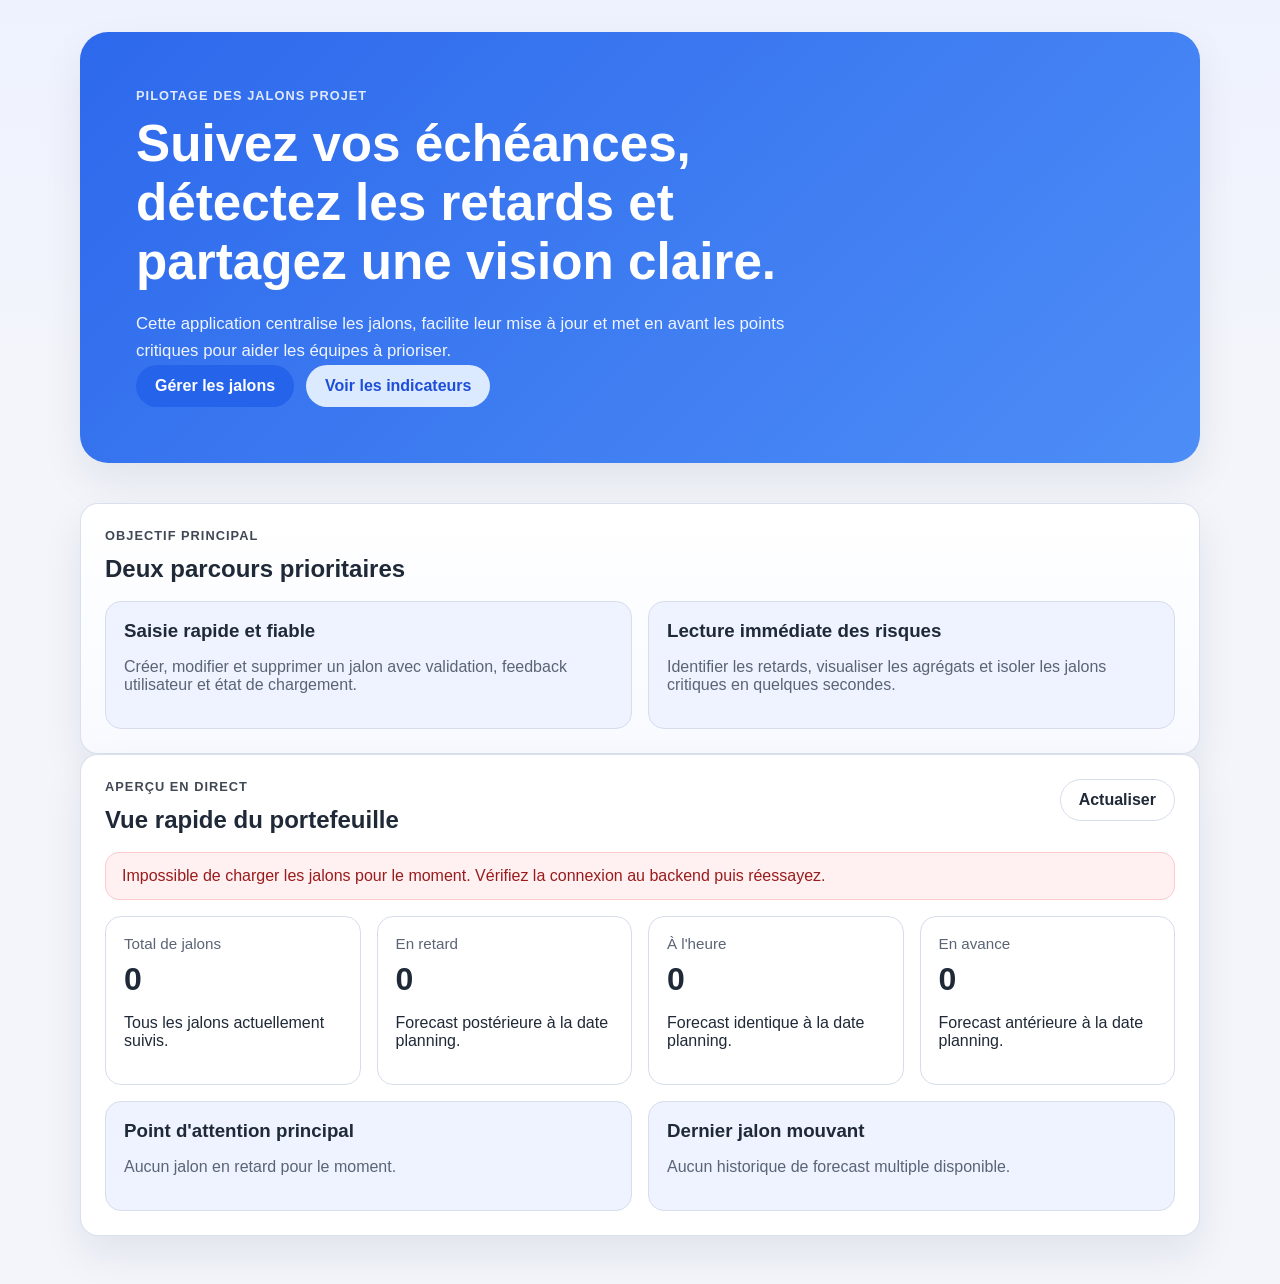
<file: index.html>
<!DOCTYPE html>
<html lang="fr">
<head>
    <meta charset="UTF-8">
    <meta name="viewport" content="width=device-width, initial-scale=1.0">
    <title>Accueil - Suivi des Jalons</title>
    <link rel="stylesheet" href="style.css">
</head>
<body data-page="home">
    <header class="site-header hero-header">
        <div class="hero-shell">
            <p class="eyebrow">Pilotage des jalons projet</p>
            <h1>Suivez vos échéances, détectez les retards et partagez une vision claire.</h1>
            <p class="hero-text">
                Cette application centralise les jalons, facilite leur mise à jour et met en avant les points critiques pour aider les équipes à prioriser.
            </p>
            <div class="hero-actions">
                <a class="button button-primary" href="input.html">Gérer les jalons</a>
                <a class="button button-secondary" href="visualisation.html">Voir les indicateurs</a>
            </div>
        </div>
    </header>

    <main class="page-shell">
        <section class="panel panel-highlight" aria-labelledby="priorities-title">
            <div class="panel-heading">
                <div>
                    <p class="section-kicker">Objectif principal</p>
                    <h2 id="priorities-title">Deux parcours prioritaires</h2>
                </div>
            </div>
            <div class="feature-grid">
                <article class="feature-card">
                    <h3>Saisie rapide et fiable</h3>
                    <p>Créer, modifier et supprimer un jalon avec validation, feedback utilisateur et état de chargement.</p>
                </article>
                <article class="feature-card">
                    <h3>Lecture immédiate des risques</h3>
                    <p>Identifier les retards, visualiser les agrégats et isoler les jalons critiques en quelques secondes.</p>
                </article>
            </div>
        </section>

        <section class="panel" aria-labelledby="overview-title">
            <div class="panel-heading panel-heading-wrap">
                <div>
                    <p class="section-kicker">Aperçu en direct</p>
                    <h2 id="overview-title">Vue rapide du portefeuille</h2>
                </div>
                <button id="refreshOverviewButton" class="button button-ghost" type="button">Actualiser</button>
            </div>
            <div id="globalMessage" class="feedback hidden" role="status" aria-live="polite"></div>
            <div id="homeOverview" class="summary-grid" aria-live="polite"></div>
            <div id="homeHighlights" class="insight-grid"></div>
        </section>
    </main>

    <script src="script.js"></script>
</body>
</html>
</file>
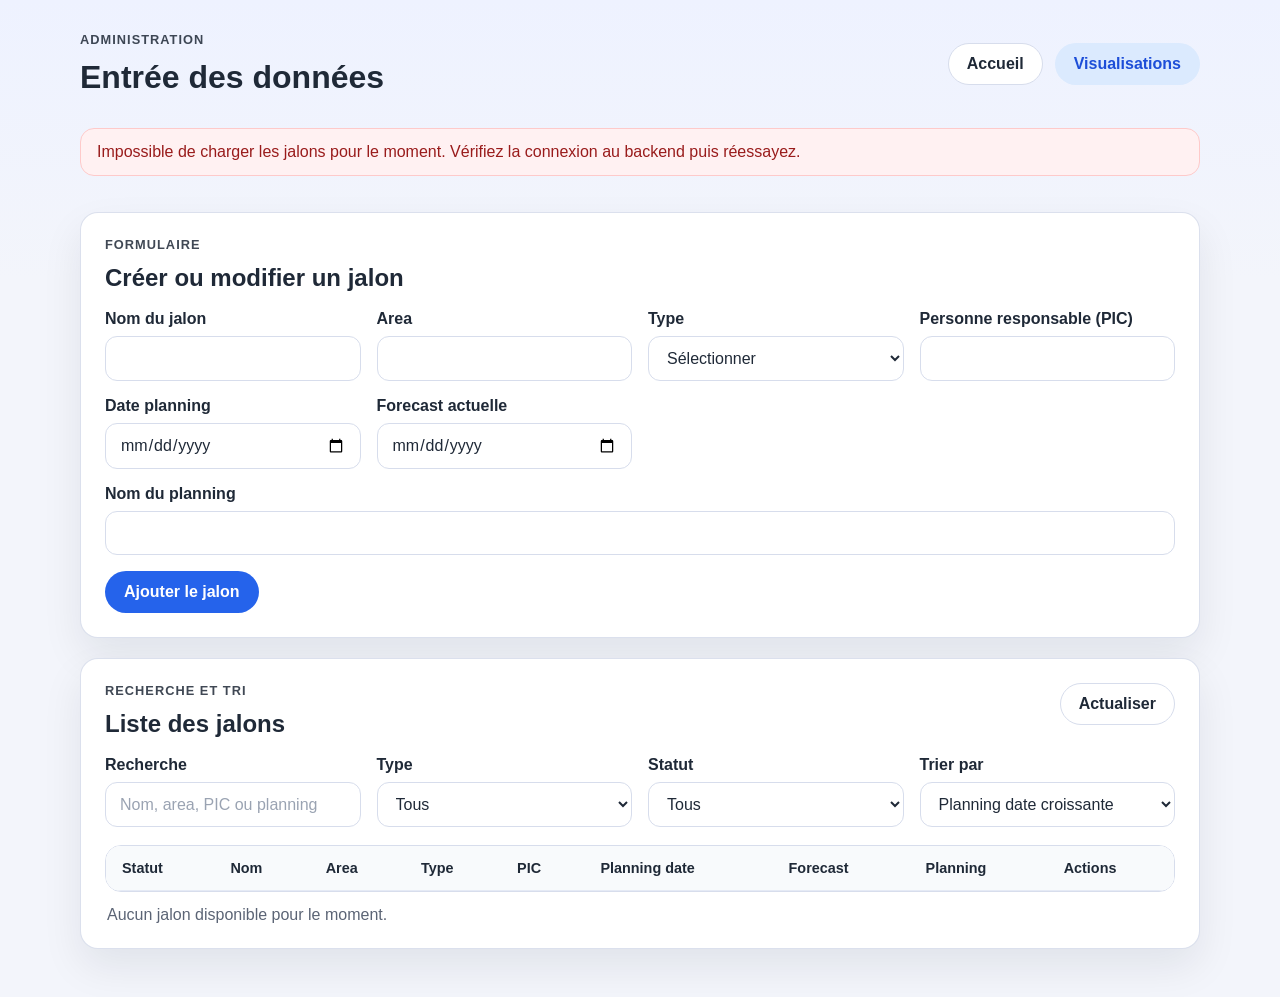
<file: input.html>
<!DOCTYPE html>
<html lang="fr">
<head>
    <meta charset="UTF-8">
    <meta name="viewport" content="width=device-width, initial-scale=1.0">
    <title>Entrée des données</title>
    <link rel="stylesheet" href="style.css">
</head>
<body data-page="input">
    <header class="site-header compact-header">
        <div class="header-bar">
            <div>
                <p class="eyebrow">Administration</p>
                <h1>Entrée des données</h1>
            </div>
            <nav class="header-actions" aria-label="Navigation principale">
                <a class="button button-ghost" href="index.html">Accueil</a>
                <a class="button button-secondary" href="visualisation.html">Visualisations</a>
            </nav>
        </div>
    </header>

    <main class="page-shell page-stack">
        <div id="globalMessage" class="feedback hidden" role="status" aria-live="polite"></div>

        <section class="panel" aria-labelledby="form-title">
            <div class="panel-heading">
                <div>
                    <p class="section-kicker">Formulaire</p>
                    <h2 id="form-title">Créer ou modifier un jalon</h2>
                </div>
            </div>

            <form id="jalonForm" class="form-grid">
                <div id="formMessage" class="feedback hidden form-grid-full" role="alert"></div>

                <div class="field-group">
                    <label for="newName">Nom du jalon</label>
                    <input id="newName" name="nom" type="text" autocomplete="off" required>
                </div>

                <div class="field-group">
                    <label for="newArea">Area</label>
                    <input id="newArea" name="area" type="text" autocomplete="off" required>
                </div>

                <div class="field-group">
                    <label for="newType">Type</label>
                    <select id="newType" name="type" required>
                        <option value="">Sélectionner</option>
                        <option value="Engineering">Engineering</option>
                        <option value="Procurement">Procurement</option>
                        <option value="Construction">Construction</option>
                        <option value="Commissioning">Commissioning</option>
                    </select>
                </div>

                <div class="field-group">
                    <label for="newPIC">Personne responsable (PIC)</label>
                    <input id="newPIC" name="pic" type="text" autocomplete="off" required>
                </div>

                <div class="field-group">
                    <label for="newPlanningDate">Date planning</label>
                    <input id="newPlanningDate" name="planningDate" type="date" required>
                </div>

                <div class="field-group">
                    <label for="newForecastDate">Forecast actuelle</label>
                    <input id="newForecastDate" name="currentForecast" type="date">
                </div>

                <div class="field-group field-group-wide">
                    <label for="newPlanning">Nom du planning</label>
                    <input id="newPlanning" name="planning" type="text" autocomplete="off" required>
                </div>

                <div class="form-actions form-grid-full">
                    <button id="submitButton" class="button button-primary" type="submit">Ajouter le jalon</button>
                    <button id="cancelEditButton" class="button button-secondary hidden" type="button">Annuler la modification</button>
                </div>
            </form>
        </section>

        <section class="panel" aria-labelledby="table-title">
            <div class="panel-heading panel-heading-wrap">
                <div>
                    <p class="section-kicker">Recherche et tri</p>
                    <h2 id="table-title">Liste des jalons</h2>
                </div>
                <button id="refreshTableButton" class="button button-ghost" type="button">Actualiser</button>
            </div>

            <div class="toolbar" aria-label="Filtres de la liste des jalons">
                <div class="field-group">
                    <label for="filterSearch">Recherche</label>
                    <input id="filterSearch" type="search" placeholder="Nom, area, PIC ou planning">
                </div>
                <div class="field-group">
                    <label for="filterType">Type</label>
                    <select id="filterType">
                        <option value="all">Tous</option>
                        <option value="Engineering">Engineering</option>
                        <option value="Procurement">Procurement</option>
                        <option value="Construction">Construction</option>
                        <option value="Commissioning">Commissioning</option>
                    </select>
                </div>
                <div class="field-group">
                    <label for="filterStatus">Statut</label>
                    <select id="filterStatus">
                        <option value="all">Tous</option>
                        <option value="late">En retard</option>
                        <option value="ontime">À l'heure</option>
                        <option value="ahead">En avance</option>
                    </select>
                </div>
                <div class="field-group">
                    <label for="sortBy">Trier par</label>
                    <select id="sortBy">
                        <option value="planningDateAsc">Planning date croissante</option>
                        <option value="planningDateDesc">Planning date décroissante</option>
                        <option value="forecastAsc">Forecast croissante</option>
                        <option value="forecastDesc">Forecast décroissante</option>
                        <option value="nameAsc">Nom A → Z</option>
                    </select>
                </div>
            </div>

            <div class="table-wrapper">
                <table id="jalonsTable">
                    <thead>
                        <tr>
                            <th scope="col">Statut</th>
                            <th scope="col">Nom</th>
                            <th scope="col">Area</th>
                            <th scope="col">Type</th>
                            <th scope="col">PIC</th>
                            <th scope="col">Planning date</th>
                            <th scope="col">Forecast</th>
                            <th scope="col">Planning</th>
                            <th scope="col">Actions</th>
                        </tr>
                    </thead>
                    <tbody></tbody>
                </table>
            </div>
            <p id="tableMessage" class="empty-state" aria-live="polite"></p>
        </section>
    </main>

    <script src="script.js"></script>
</body>
</html>
</file>
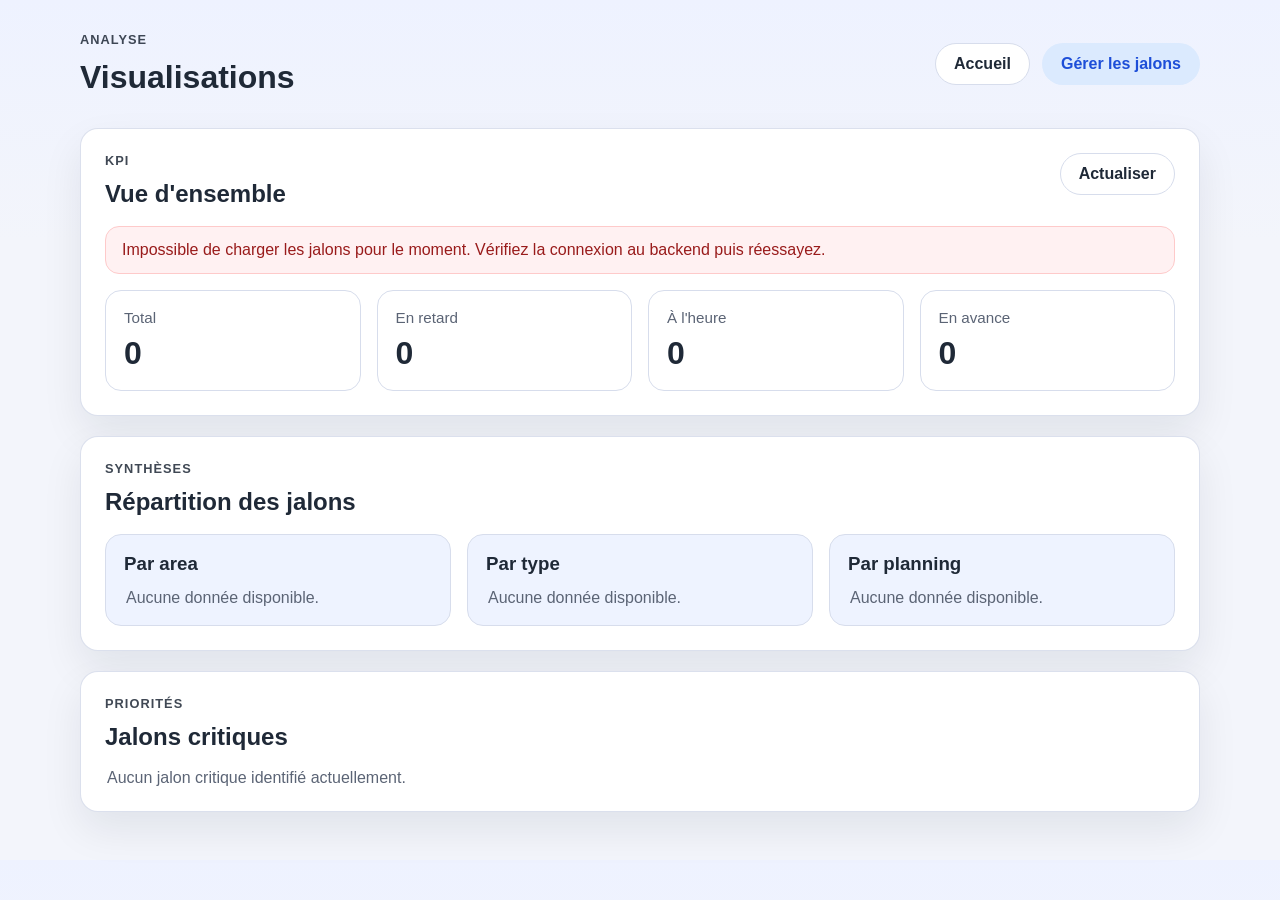
<file: visualisation.html>
<!DOCTYPE html>
<html lang="fr">
<head>
    <meta charset="UTF-8">
    <meta name="viewport" content="width=device-width, initial-scale=1.0">
    <title>Visualisations</title>
    <link rel="stylesheet" href="style.css">
</head>
<body data-page="visualisation">
    <header class="site-header compact-header">
        <div class="header-bar">
            <div>
                <p class="eyebrow">Analyse</p>
                <h1>Visualisations</h1>
            </div>
            <nav class="header-actions" aria-label="Navigation principale">
                <a class="button button-ghost" href="index.html">Accueil</a>
                <a class="button button-secondary" href="input.html">Gérer les jalons</a>
            </nav>
        </div>
    </header>

    <main class="page-shell page-stack">
        <section class="panel" aria-labelledby="overview-visual-title">
            <div class="panel-heading panel-heading-wrap">
                <div>
                    <p class="section-kicker">KPI</p>
                    <h2 id="overview-visual-title">Vue d'ensemble</h2>
                </div>
                <button id="refreshVisualsButton" class="button button-ghost" type="button">Actualiser</button>
            </div>
            <div id="globalMessage" class="feedback hidden" role="status" aria-live="polite"></div>
            <div id="overviewStats" class="summary-grid" aria-live="polite"></div>
        </section>

        <section class="panel" aria-labelledby="summary-title">
            <div class="panel-heading">
                <div>
                    <p class="section-kicker">Synthèses</p>
                    <h2 id="summary-title">Répartition des jalons</h2>
                </div>
            </div>
            <div class="insight-grid">
                <article class="summary-panel">
                    <h3>Par area</h3>
                    <div id="summaryByArea"></div>
                </article>
                <article class="summary-panel">
                    <h3>Par type</h3>
                    <div id="summaryByType"></div>
                </article>
                <article class="summary-panel">
                    <h3>Par planning</h3>
                    <div id="summaryByPlanning"></div>
                </article>
            </div>
        </section>

        <section class="panel" aria-labelledby="critical-title">
            <div class="panel-heading">
                <div>
                    <p class="section-kicker">Priorités</p>
                    <h2 id="critical-title">Jalons critiques</h2>
                </div>
            </div>
            <div id="criticalList"></div>
        </section>
    </main>

    <script src="script.js"></script>
</body>
</html>
</file>
<file: style.css>
:root {
    --bg: #f3f5fb;
    --panel: #ffffff;
    --panel-alt: #eef3ff;
    --text: #1f2937;
    --muted: #5b6475;
    --border: #d7ddec;
    --primary: #2563eb;
    --primary-dark: #1d4ed8;
    --success: #1f8f5f;
    --warning: #d97706;
    --danger: #dc2626;
    --shadow: 0 18px 40px rgba(15, 23, 42, 0.08);
    --radius: 18px;
}

* {
    box-sizing: border-box;
}

body {
    margin: 0;
    font-family: Arial, sans-serif;
    background: linear-gradient(180deg, #eef2ff 0%, var(--bg) 28%);
    color: var(--text);
}

a {
    color: inherit;
}

button,
input,
select {
    font: inherit;
}

button {
    cursor: pointer;
}

.site-header {
    padding: 32px 24px 0;
}

.hero-header {
    padding-bottom: 16px;
}

.hero-shell,
.header-bar,
.page-shell {
    width: min(1120px, calc(100% - 32px));
    margin: 0 auto;
}

.hero-shell {
    background: linear-gradient(135deg, rgba(37, 99, 235, 0.96), rgba(59, 130, 246, 0.9));
    color: #fff;
    border-radius: 28px;
    padding: 56px;
    box-shadow: var(--shadow);
}

.compact-header .header-bar {
    display: flex;
    align-items: center;
    justify-content: space-between;
    gap: 16px;
    padding: 0 0 8px;
}

.eyebrow,
.section-kicker {
    margin: 0 0 12px;
    text-transform: uppercase;
    letter-spacing: 0.08em;
    font-size: 0.8rem;
    font-weight: 700;
    color: inherit;
    opacity: 0.85;
}

.hero-shell h1,
.header-bar h1 {
    margin: 0;
    line-height: 1.15;
}

.hero-shell h1 {
    max-width: 760px;
    font-size: clamp(2.2rem, 4vw, 3.6rem);
}

.hero-text {
    max-width: 700px;
    margin: 18px 0 0;
    font-size: 1.05rem;
    line-height: 1.65;
    color: rgba(255, 255, 255, 0.92);
}

.hero-actions,
.header-actions,
.form-actions,
.action-group {
    display: flex;
    flex-wrap: wrap;
    gap: 12px;
}

.page-shell {
    padding: 24px 0 48px;
}

.page-stack {
    display: grid;
    gap: 20px;
}

.panel {
    background: var(--panel);
    border: 1px solid rgba(215, 221, 236, 0.9);
    border-radius: var(--radius);
    padding: 24px;
    box-shadow: var(--shadow);
}

.panel-highlight {
    background: linear-gradient(180deg, #ffffff 0%, #f8faff 100%);
}

.panel-heading {
    display: flex;
    align-items: flex-start;
    justify-content: space-between;
    gap: 16px;
    margin-bottom: 18px;
}

.panel-heading-wrap {
    flex-wrap: wrap;
}

.panel h2,
.panel h3 {
    margin: 0;
}

.button {
    appearance: none;
    border: 1px solid transparent;
    border-radius: 999px;
    padding: 11px 18px;
    font-weight: 700;
    text-decoration: none;
    transition: transform 0.2s ease, background 0.2s ease, border-color 0.2s ease, color 0.2s ease;
}

.button:hover,
.button:focus-visible {
    transform: translateY(-1px);
}

.button:focus-visible,
input:focus-visible,
select:focus-visible,
a:focus-visible {
    outline: 3px solid rgba(37, 99, 235, 0.25);
    outline-offset: 2px;
}

.button-primary {
    background: var(--primary);
    color: #fff;
}

.button-primary:hover,
.button-primary:focus-visible {
    background: var(--primary-dark);
}

.button-secondary {
    background: #dbeafe;
    color: #1d4ed8;
}

.button-secondary:hover,
.button-secondary:focus-visible {
    background: #bfdbfe;
}

.button-ghost {
    background: #fff;
    border-color: var(--border);
    color: var(--text);
}

.button-ghost:hover,
.button-ghost:focus-visible {
    border-color: #b7c4e2;
    background: #f8fbff;
}

.button-danger {
    background: #fee2e2;
    color: #b91c1c;
}

.button-danger:hover,
.button-danger:focus-visible {
    background: #fecaca;
}

.button[disabled] {
    opacity: 0.6;
    cursor: wait;
    transform: none;
}

.feature-grid,
.summary-grid,
.insight-grid {
    display: grid;
    gap: 16px;
}

.feature-grid,
.summary-grid {
    grid-template-columns: repeat(auto-fit, minmax(220px, 1fr));
}

.insight-grid {
    grid-template-columns: repeat(auto-fit, minmax(260px, 1fr));
    margin-top: 16px;
}

.feature-card,
.summary-card,
.summary-panel,
.insight-card,
.critical-item {
    border: 1px solid var(--border);
    border-radius: 16px;
    background: var(--panel-alt);
    padding: 18px;
}

.feature-card p,
.insight-card p,
.summary-panel p,
.empty-state,
.list-item-meta,
.feedback,
.table-subtext {
    color: var(--muted);
}

.summary-card {
    background: #fff;
}

.summary-value {
    display: block;
    margin-top: 8px;
    font-size: 2rem;
    font-weight: 700;
    color: var(--text);
}

.summary-label {
    font-size: 0.95rem;
    color: var(--muted);
}

.feedback {
    border-radius: 14px;
    padding: 14px 16px;
    margin-bottom: 16px;
    border: 1px solid var(--border);
    background: #f8fafc;
}

.feedback-success {
    border-color: #b8e3cc;
    background: #effcf4;
    color: #166534;
}

.feedback-error {
    border-color: #fecaca;
    background: #fff1f2;
    color: #991b1b;
}

.hidden {
    display: none !important;
}

.form-grid,
.toolbar {
    display: grid;
    gap: 16px;
}

.form-grid {
    grid-template-columns: repeat(auto-fit, minmax(220px, 1fr));
}

.toolbar {
    grid-template-columns: repeat(auto-fit, minmax(180px, 1fr));
    margin-bottom: 18px;
}

.form-grid-full,
.field-group-wide {
    grid-column: 1 / -1;
}

.field-group {
    display: grid;
    gap: 8px;
}

label {
    font-weight: 700;
    color: var(--text);
}

input,
select {
    width: 100%;
    border: 1px solid var(--border);
    border-radius: 12px;
    padding: 12px 14px;
    background: #fff;
    color: var(--text);
}

input::placeholder {
    color: #9aa3b2;
}

.table-wrapper {
    overflow-x: auto;
    border: 1px solid var(--border);
    border-radius: 16px;
    scrollbar-width: thin;
    scrollbar-color: #cbd5e1 transparent;
}

.table-wrapper::-webkit-scrollbar {
    height: 10px;
}

.table-wrapper::-webkit-scrollbar-thumb {
    background: #cbd5e1;
    border-radius: 999px;
}

table {
    width: 100%;
    border-collapse: collapse;
    min-width: 980px;
    background: #fff;
}

th,
td {
    padding: 14px 16px;
    border-bottom: 1px solid #e5eaf5;
    text-align: left;
    vertical-align: top;
}

th {
    background: #f8fafc;
    font-size: 0.9rem;
}

tbody tr:hover {
    background: #f8fbff;
}

.status-badge {
    display: inline-flex;
    align-items: center;
    gap: 8px;
    font-weight: 700;
    white-space: nowrap;
}

.status-dot {
    width: 12px;
    height: 12px;
    border-radius: 50%;
    flex-shrink: 0;
}

.status-late {
    background: var(--danger);
}

.status-ontime {
    background: var(--warning);
}

.status-ahead {
    background: var(--success);
}

.empty-state {
    margin: 14px 2px 0;
}

.list-stack {
    display: grid;
    gap: 10px;
}

.list-item {
    display: flex;
    align-items: center;
    justify-content: space-between;
    gap: 16px;
    padding: 12px 0;
    border-bottom: 1px solid #e5eaf5;
}

.list-item:last-child {
    border-bottom: 0;
    padding-bottom: 0;
}

.list-item:first-child {
    padding-top: 0;
}

.list-item strong {
    display: block;
    margin-bottom: 4px;
}

.metric-pill {
    display: inline-flex;
    align-items: center;
    gap: 6px;
    padding: 8px 12px;
    border-radius: 999px;
    background: #fff;
    border: 1px solid var(--border);
    font-weight: 700;
    white-space: nowrap;
}

.critical-item {
    display: grid;
    gap: 8px;
}

.critical-item + .critical-item {
    margin-top: 12px;
}

@media (max-width: 840px) {
    .hero-shell {
        padding: 32px 24px;
    }

    .compact-header .header-bar,
    .panel-heading {
        flex-direction: column;
        align-items: stretch;
    }

    .page-shell,
    .hero-shell,
    .header-bar {
        width: min(1120px, calc(100% - 24px));
    }

    .site-header {
        padding: 20px 0 0;
    }
}

@media (max-width: 640px) {
    .panel {
        padding: 18px;
    }

    .hero-shell h1 {
        font-size: 2rem;
    }

    .button,
    .header-actions a,
    .header-actions button {
        width: 100%;
        justify-content: center;
    }

    .hero-actions,
    .header-actions,
    .form-actions,
    .action-group {
        flex-direction: column;
    }
}
</file>
